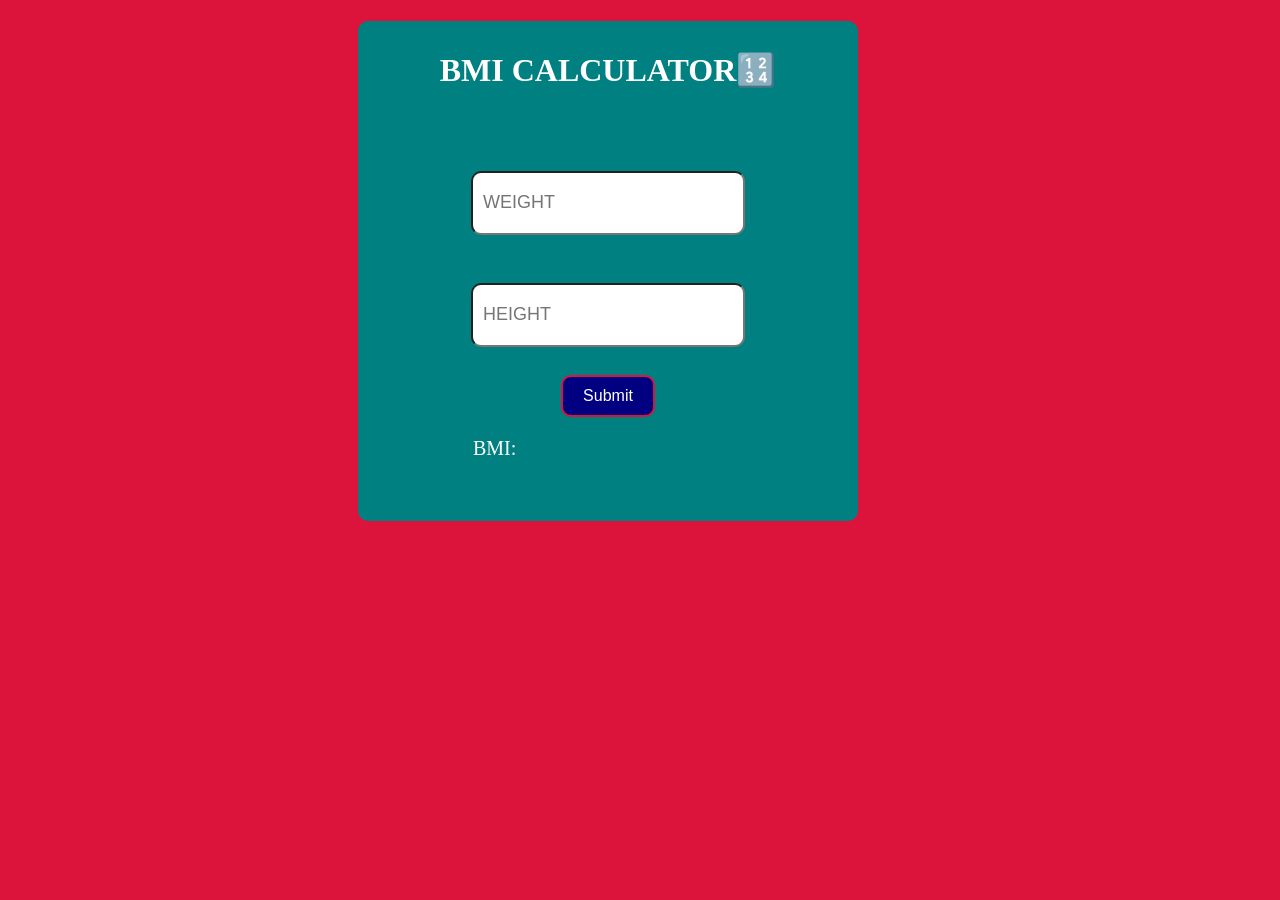
<file: BMI/index.html>
<!DOCTYPE html>
<html lang="en">
<head>
    <meta charset="UTF-8">
    <meta name="viewport" content="width=device-width, initial-scale=1.0">
    <title>BMI</title>
    <link rel="stylesheet" href="bmi.css">
</head>





<body bgcolor="crimson">

    <div class="wrapper">
        <center>
        <div class="first-text">
        <h1>
            BMI CALCULATOR🔢
        </h1>
    </div>
    
        <div class="INPUT">
             <input type="text"  id="weight" placeholder="WEIGHT"><br><br>
             <input type="text" name="height" id="height"  placeholder="HEIGHT"><br><br>
             <input type="button" value="Submit" id="submi" onclick="getbmi(document.getElementById('weight').value,document.getElementById('height').value)">
        </div>
    </center>
    <p id="resprev">BMI: <span id="displaybmi"></span></p>
    </div>
    <script src="bmi.js"></script>
</body>
</html>
</file>
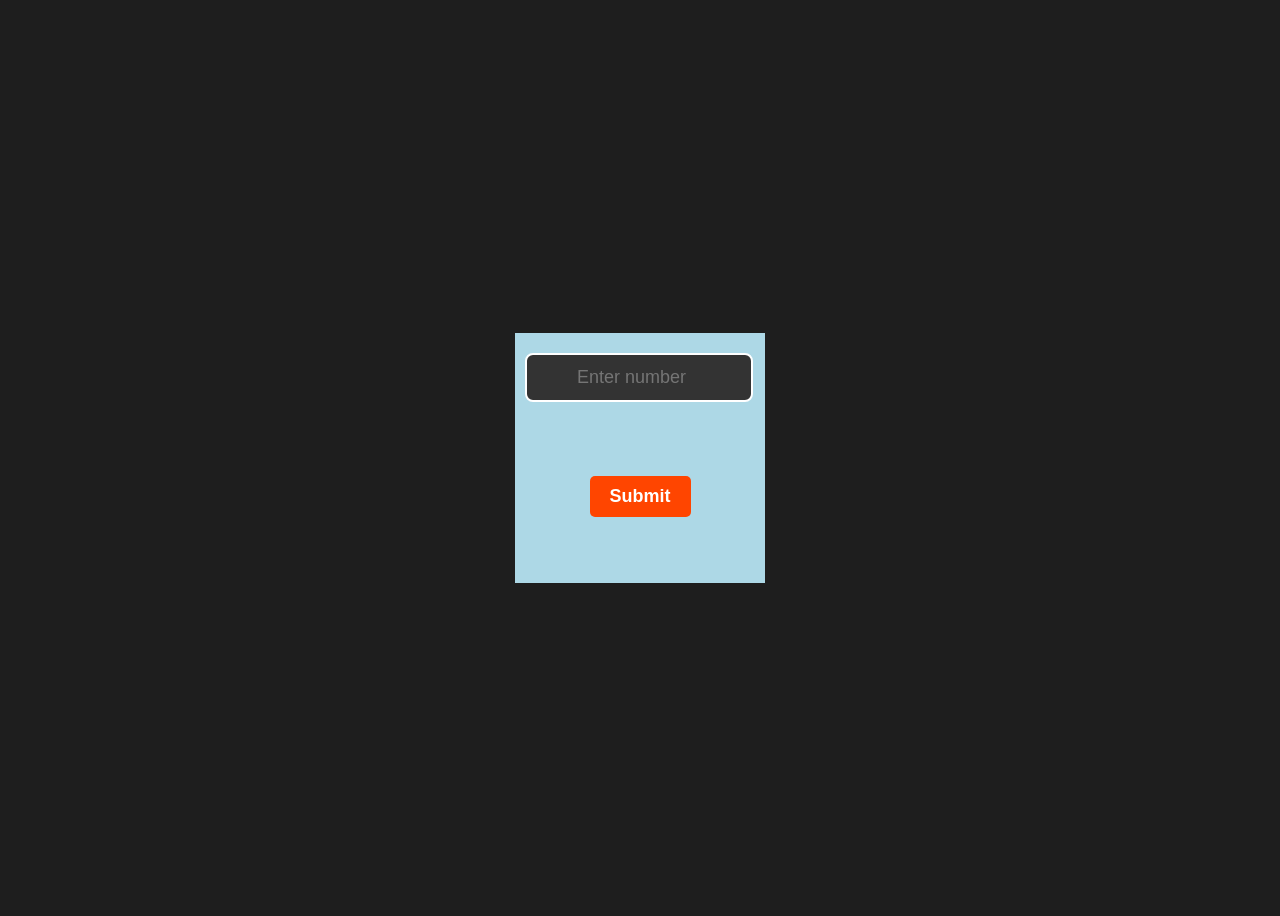
<file: Guess the Number Game/index.html>
<!DOCTYPE html>
<html lang="en">
<head>
    <meta charset="UTF-8">
    <meta name="viewport" content="width=device-width, initial-scale=1.0">
    <title>GUESS  NUMBER</title>
    <link rel="stylesheet" href="guess.css">
</head>
<body>
    <div class="wrapper">
    <div class="textbox">
        <input type="number" id="num" placeholder="Enter number">
    </div>  <br><br><br>
    <div class="submitbtn">
        <input type="button" value="Submit" onclick="playGame(document.getElementById('num').value)">
    </div>  
    <p id="textcontent"></p>
</div>
    <script src="guess.js"></script>
</body>
</html>
</file>
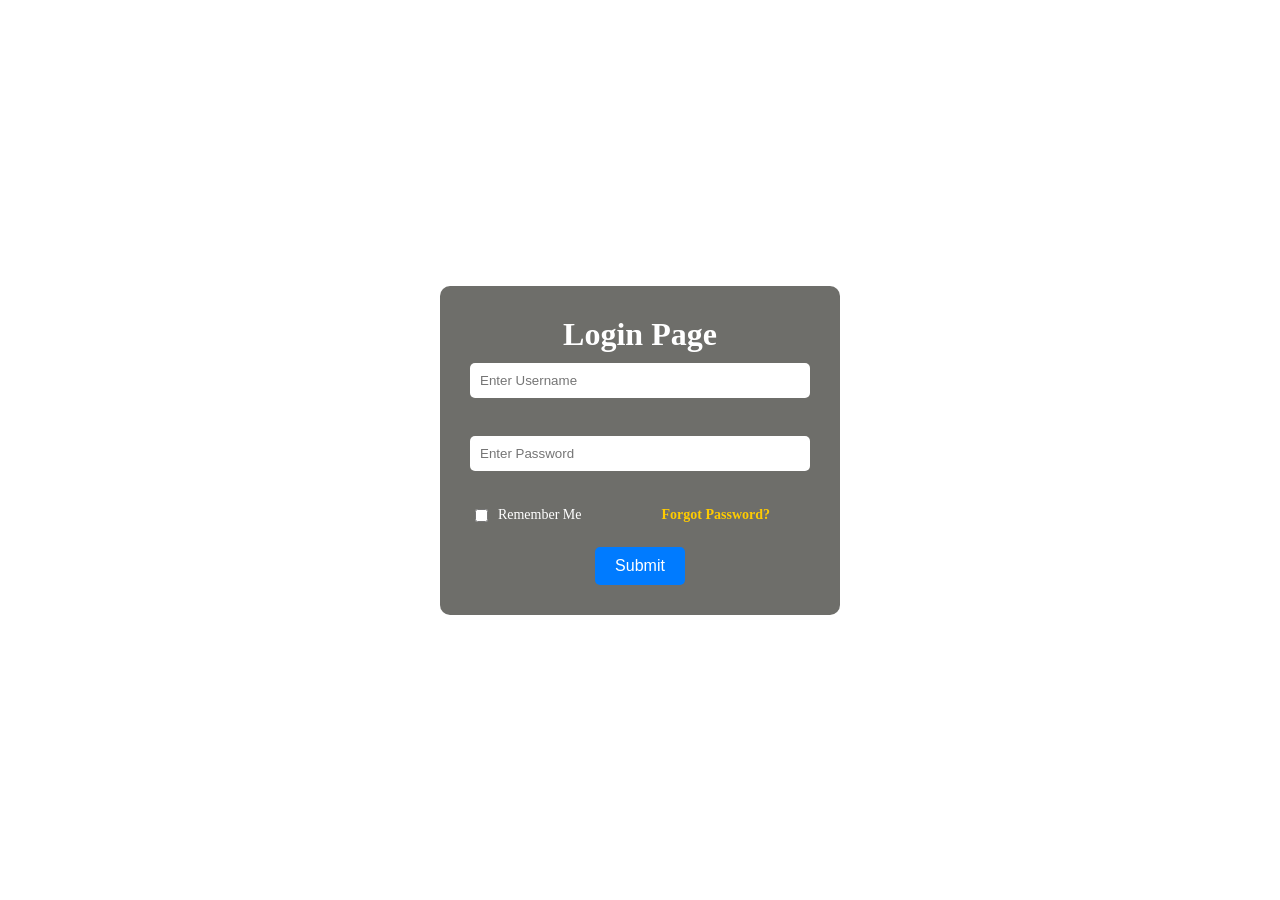
<file: LOGINPAGE/index.html>
<!DOCTYPE html>
<html lang="en">
<head>
    <meta charset="UTF-8">
    <meta name="viewport" content="width=device-width, initial-scale=1.0">
    <title>Login Page</title>
    <link rel="stylesheet" href="login.css">
</head>
<body>
    <div class="background-container">
        <div class="wrapper">
            <h1>Login Page</h1>
            <div class="input-fields">
                <input type="text" name="username" id="uname" placeholder="Enter Username"><br><br>
                <input type="password" name="password" id="upass" placeholder="Enter Password"><br><br>

                <div class="options">
                    <input type="checkbox" id="remember-me">
                    <label for="remember-me" class="remember">Remember Me</label>
                    <a href="#" class="forgot-password">Forgot Password?</a>
                </div>

                <button type="submit">Submit</button>
            </div>
        </div>
    </div>
</body>
</html>
</file>
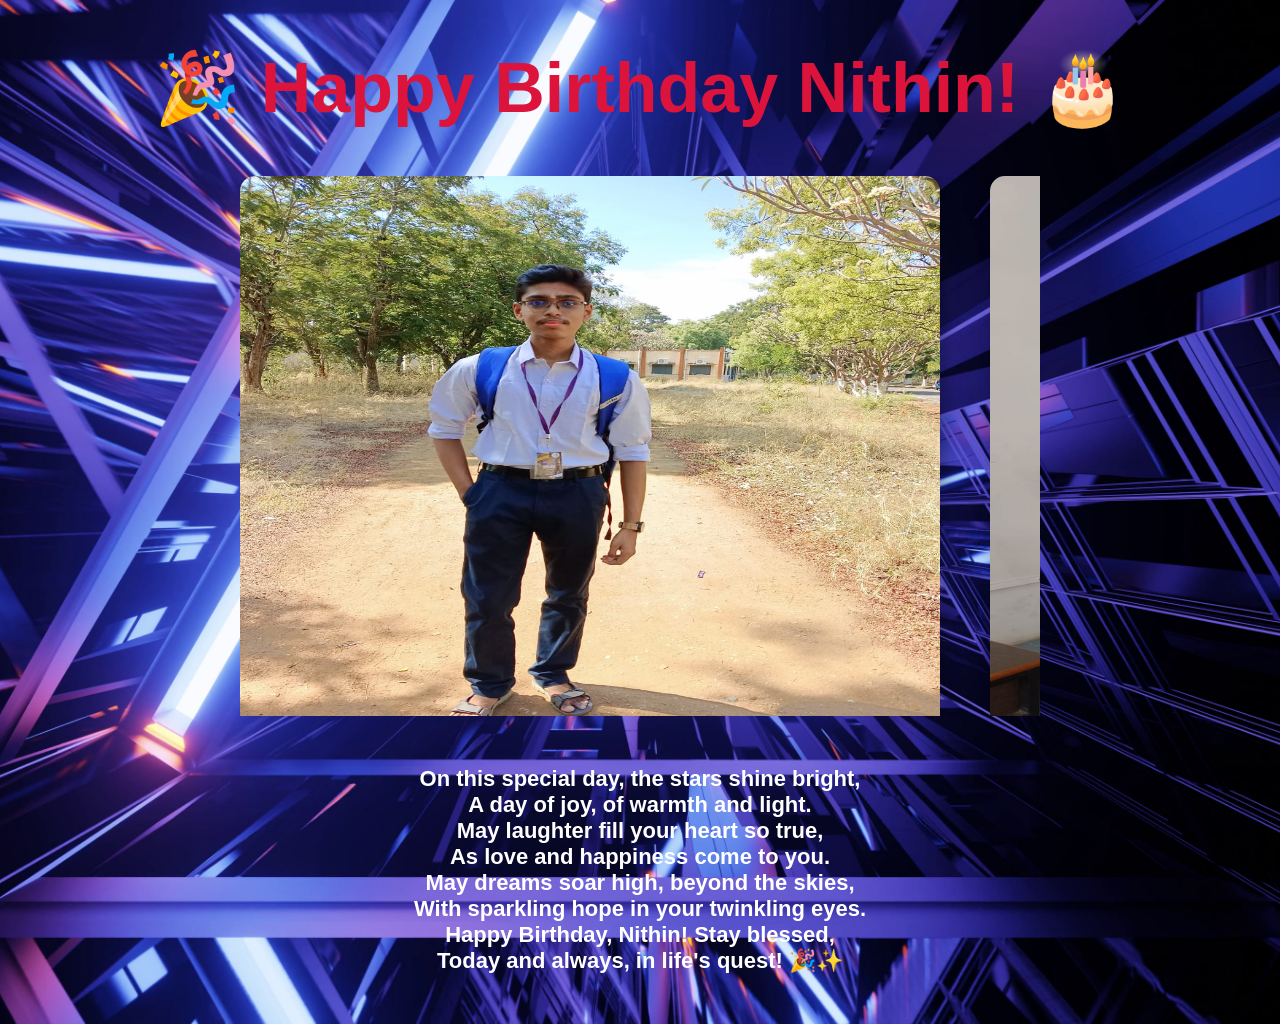
<file: WishingNitin/index.html>
<!DOCTYPE html>
<html lang="en">
<head>
    <meta charset="UTF-8">
    <meta name="viewport" content="width=device-width, initial-scale=1.0">
    <title>Happy Birthday Nithin</title>
    <style>
        body {
            font-family: Arial, sans-serif;
            text-align: center;
            background-color: #f8e8a6;
            background-image: url('3dimage.jpg'); 
            background-size: cover;
            background-position: center;
            background-repeat: no-repeat;
        }
        .gallery-container {
            position: relative;
            width: 90%;
            max-width: 800px;
            height: 60vh;
            margin: auto;
            overflow: hidden;
        }
        .gallery {
            display: flex;
            width: 5000px;
            animation: rotate 20s infinite ease-in-out;
        }
        .gallery img {
            width: 90%;
            max-width: 700px;
            height: 90%;
            max-height: 600px; 
            margin-right: 50px;
            border-radius: 15px;
            box-shadow: 5px 5px 15px rgba(0, 0, 0, 0.3);
        }
        @keyframes rotate {
            0%, 100% { transform: translateX(0); }
            20% { transform: translateX(-800px); }
            40% { transform: translateX(-1600px); }
            60% { transform: translateX(-2400px); }
            80% { transform: translateX(-3200px); }
        }

       
        .birthday-poem {
            font-size: 22px;
            font-weight: bold;
            color:white;
            padding: 20px;
            margin-top: 30px;
            display: inline-block;
            transition: all 0.3s ease-in-out;
        }

        
        .birthday-poem:hover {
            color:lightblue;
            text-shadow: 0px 0px 10px rgba(255, 0, 150, 0.8);
            transform: scale(1.05);
        }
        h1{
            color:crimson;
            font-size:70px;
        }
    </style>
</head>
<body>
    <h1>🎉 Happy Birthday Nithin! 🎂</h1>
    <div class="gallery-container">
        <div class="gallery">
            <img src="image1.jpg" alt="Birthday Wish 1">
            <img src="image2.jpg" alt="Birthday Wish 2">
            <img src="image3.jpg" alt="Birthday Wish 3">
            <img src="image4.jpg" alt="Birthday Wish 4">
            <img src="image5.jpg" alt="Birthday Wish 5">
        </div>
    </div>

    
    <p class="birthday-poem">
        On this special day, the stars shine bright, <br>
        A day of joy, of warmth and light. <br>
        May laughter fill your heart so true, <br>
        As love and happiness come to you. <br>
        May dreams soar high, beyond the skies, <br>
        With sparkling hope in your twinkling eyes. <br>
        Happy Birthday, Nithin! Stay blessed, <br>
        Today and always, in life's quest! 🎉✨ <br>
    </p>

</body>
</html>
</file>
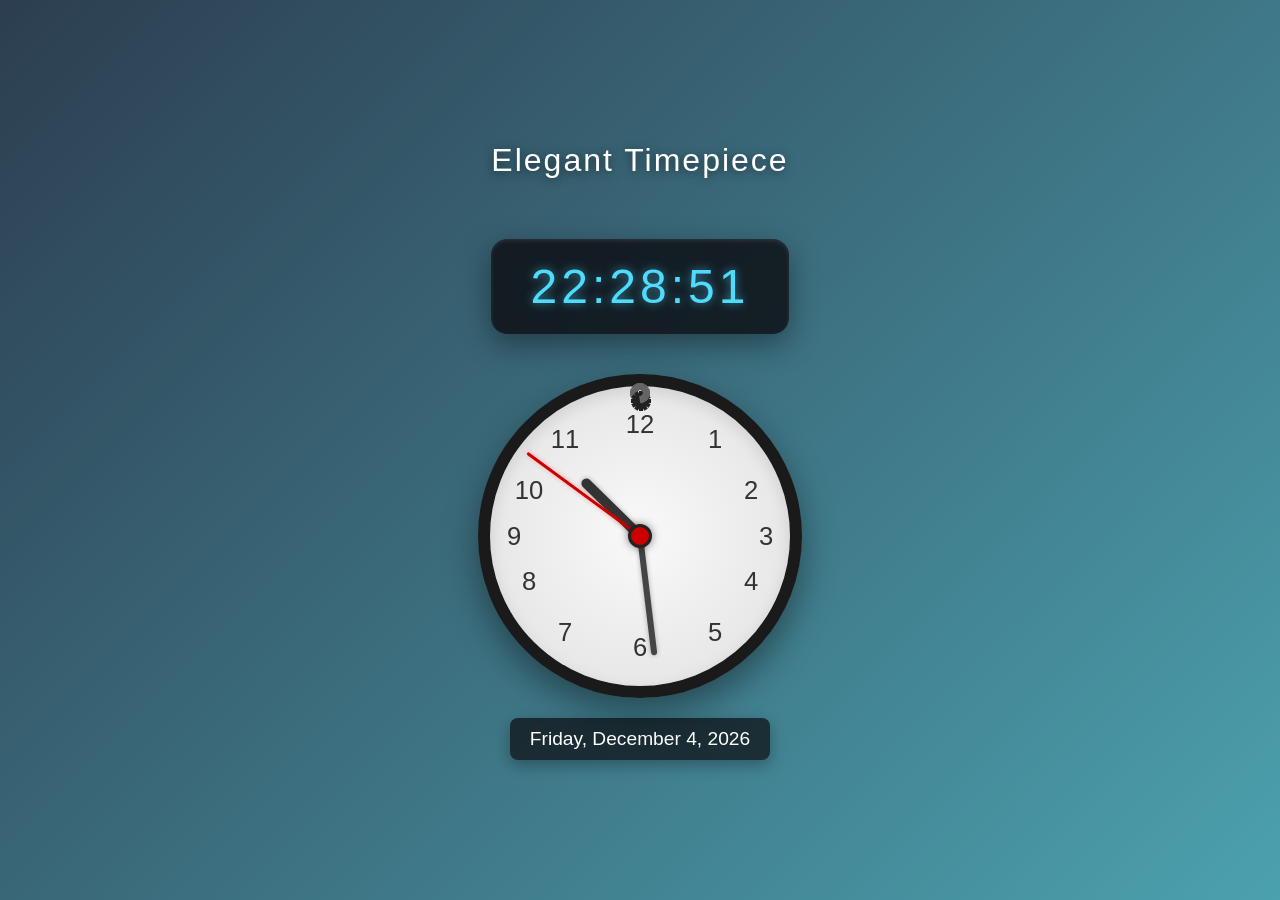
<file: clocksfrontend/clock.html>
<!DOCTYPE html>
<html>
<head>
  <title>Elegant Analog & Digital Clock</title>
  <style>
    body {
      margin: 0;
      padding: 0;
      min-height: 100vh;
      font-family: 'Montserrat', 'Segoe UI', sans-serif;
      background: linear-gradient(135deg, #2c3e50, #4ca1af);
      display: flex;
      flex-direction: column;
      align-items: center;
      justify-content: center;
      gap: 50px;
      overflow: hidden;
    }

    .container {
      display: flex;
      flex-direction: column;
      align-items: center;
      gap: 40px;
      padding: 20px;
    }

    .digital-clock {
      font-size: 3rem;
      font-weight: 300;
      background-color: rgba(10, 10, 15, 0.8);
      color: #4edbfd;
      padding: 20px 40px;
      border-radius: 16px;
      box-shadow: 0 10px 30px rgba(0, 0, 0, 0.4), 
                  inset 0 2px 4px rgba(255, 255, 255, 0.1);
      letter-spacing: 4px;
      text-shadow: 0 0 10px rgba(78, 219, 253, 0.6);
      transition: all 0.3s ease;
    }

    .analog-clock {
      width: 300px;
      height: 300px;
      border: 12px solid #1a1a1a;
      border-radius: 50%;
      background: radial-gradient(circle, #f9f9f9, #e0e0e0);
      position: relative;
      box-shadow: 0 15px 35px rgba(0, 0, 0, 0.4),
                  inset 0 5px 15px rgba(0, 0, 0, 0.1);
      transition: transform 0.5s ease;
    }
    
    .analog-clock:hover {
      transform: scale(1.05);
    }

    .center {
      position: absolute;
      top: 50%;
      left: 50%;
      width: 18px;
      height: 18px;
      background-color: #cc0000;
      border: 3px solid #222;
      border-radius: 50%;
      transform: translate(-50%, -50%);
      z-index: 10;
      box-shadow: 0 0 8px rgba(0, 0, 0, 0.5);
    }

    .hour-hand,
    .minute-hand,
    .second-hand {
      position: absolute;
      transform-origin: bottom center;
      border-radius: 10px;
      transition: transform 0.5s cubic-bezier(0.4, 2.1, 0.3, 1);
    }

    .hour-hand {
      width: 10px;
      height: 80px;
      top: 50%;
      left: 50%;
      background-color: #333;
      transform: translate(-50%, -100%) rotate(0deg);
      z-index: 7;
      box-shadow: 0 0 5px rgba(0, 0, 0, 0.3);
    }

    .minute-hand {
      width: 6px;
      height: 120px;
      top: 50%;
      left: 50%;
      background-color: #444;
      transform: translate(-50%, -100%) rotate(0deg);
      z-index: 8;
      box-shadow: 0 0 5px rgba(0, 0, 0, 0.3);
    }

    .second-hand {
      width: 3px;
      height: 140px;
      top: 50%;
      left: 50%;
      background-color: #cc0000;
      transform: translate(-50%, -100%) rotate(0deg);
      z-index: 9;
      box-shadow: 0 0 5px rgba(255, 0, 0, 0.3);
    }

    .tick {
      position: absolute;
      width: 100%;
      height: 100%;
      left: 0;
      top: 0;
    }

    .tick span {
      position: absolute;
      width: 2px;
      background-color: #444;
      transform-origin: center bottom;
      left: 50%;
      margin-left: -1px;
    }

    .tick span.hour-tick {
      height: 15px;
      top: 0;
      width: 4px;
      background-color: #222;
    }

    .tick span.minute-tick {
      height: 7px;
      top: 0;
      background-color: #666;
    }

    .number {
      position: absolute;
      width: 100%;
      height: 100%;
      font-size: 1.6rem;
      font-weight: 500;
      color: #333;
    }

    .number span {
      position: absolute;
      transform-origin: center;
    }

    .number span:nth-child(1) { top: 8%; left: 50%; transform: translate(-50%, 0); }
    .number span:nth-child(2) { top: 13%; left: 75%; transform: translate(-50%, 0); }
    .number span:nth-child(3) { top: 30%; left: 87%; transform: translate(-50%, 0); }
    .number span:nth-child(4) { top: 50%; left: 92%; transform: translate(-50%, -50%); }
    .number span:nth-child(5) { top: 70%; left: 87%; transform: translate(-50%, -100%); }
    .number span:nth-child(6) { top: 87%; left: 75%; transform: translate(-50%, -100%); }
    .number span:nth-child(7) { top: 92%; left: 50%; transform: translate(-50%, -100%); }
    .number span:nth-child(8) { top: 87%; left: 25%; transform: translate(-50%, -100%); }
    .number span:nth-child(9) { top: 70%; left: 13%; transform: translate(-50%, -100%); }
    .number span:nth-child(10) { top: 50%; left: 8%; transform: translate(-50%, -50%); }
    .number span:nth-child(11) { top: 30%; left: 13%; transform: translate(-50%, 0); }
    .number span:nth-child(12) { top: 13%; left: 25%; transform: translate(-50%, 0); }

    .date-display {
      font-size: 1.2rem;
      background-color: rgba(10, 10, 15, 0.7);
      color: #fff;
      padding: 10px 20px;
      border-radius: 8px;
      margin-top: -20px;
      box-shadow: 0 5px 15px rgba(0, 0, 0, 0.3);
    }

    .clock-title {
      font-size: 2rem;
      color: #fff;
      text-shadow: 0 2px 10px rgba(0, 0, 0, 0.5);
      margin-bottom: -10px;
      font-weight: 300;
      letter-spacing: 2px;
    }

    @media (max-width: 600px) {
      .analog-clock {
        width: 250px;
        height: 250px;
        border-width: 10px;
      }
      .digital-clock {
        font-size: 2.5rem;
        padding: 15px 30px;
      }
      .clock-title {
        font-size: 1.8rem;
      }
    }
  </style>
</head>
<body>
  <h1 class="clock-title">Elegant Timepiece</h1>

  <div class="container">
    <div class="digital-clock"></div>
    
    <div class="analog-clock">
      <div class="tick" id="ticks"></div>
      <div class="number">
        <span>12</span><span>1</span><span>2</span><span>3</span><span>4</span><span>5</span>
        <span>6</span><span>7</span><span>8</span><span>9</span><span>10</span><span>11</span>
      </div>
      <div class="center"></div>
      <div class="hour-hand"></div>
      <div class="minute-hand"></div>
      <div class="second-hand"></div>
    </div>
    
    <div class="date-display"></div>
  </div>

  <script>
    const digitalClock = document.querySelector('.digital-clock');
    const dateDisplay = document.querySelector('.date-display');
    const hourHand = document.querySelector('.hour-hand');
    const minuteHand = document.querySelector('.minute-hand');
    const secondHand = document.querySelector('.second-hand');
    
   
    const ticksContainer = document.getElementById('ticks');
    for (let i = 0; i < 60; i++) {
      const tick = document.createElement('span');
      const isHourTick = i % 5 === 0;
      
      tick.className = isHourTick ? 'hour-tick' : 'minute-tick';
      tick.style.transform = `rotate(${i * 6}deg) translateY(10px)`;
      
      ticksContainer.appendChild(tick);
    }

    function updateClock() {
      const now = new Date();
      const h = now.getHours();
      const m = now.getMinutes();
      const s = now.getSeconds();
      const ms = now.getMilliseconds();
      
      
      digitalClock.textContent = `${String(h).padStart(2, '0')}:${String(m).padStart(2, '0')}:${String(s).padStart(2, '0')}`;
      
      // Date display
      const options = { weekday: 'long', year: 'numeric', month: 'long', day: 'numeric' };
      dateDisplay.textContent = now.toLocaleDateString(undefined, options);
      
      // Smooth hand movement
      const hourDegrees = (h % 12) * 30 + m * 0.5 + s * 0.008;
      const minuteDegrees = m * 6 + s * 0.1 + ms * 0.0001;
      const secondDegrees = s * 6 + ms * 0.006;
      
      hourHand.style.transform = `translate(-50%, -100%) rotate(${hourDegrees}deg)`;
      minuteHand.style.transform = `translate(-50%, -100%) rotate(${minuteDegrees}deg)`;
      secondHand.style.transform = `translate(-50%, -100%) rotate(${secondDegrees}deg)`;
    }


    updateClock();
    
    
    setInterval(updateClock, 50);
    
    
    document.querySelector('.analog-clock').addEventListener('mousemove', function(e) {
      const rect = this.getBoundingClientRect();
      const x = e.clientX - rect.left - rect.width / 2;
      const y = e.clientY - rect.top - rect.height / 2;
      
      this.style.transform = `scale(1.02) rotateX(${y * 0.01}deg) rotateY(${-x * 0.01}deg)`;
    });
    
    document.querySelector('.analog-clock').addEventListener('mouseleave', function() {
      this.style.transform = 'scale(1) rotateX(0) rotateY(0)';
    });
  </script>
</body>
</html>
</file>
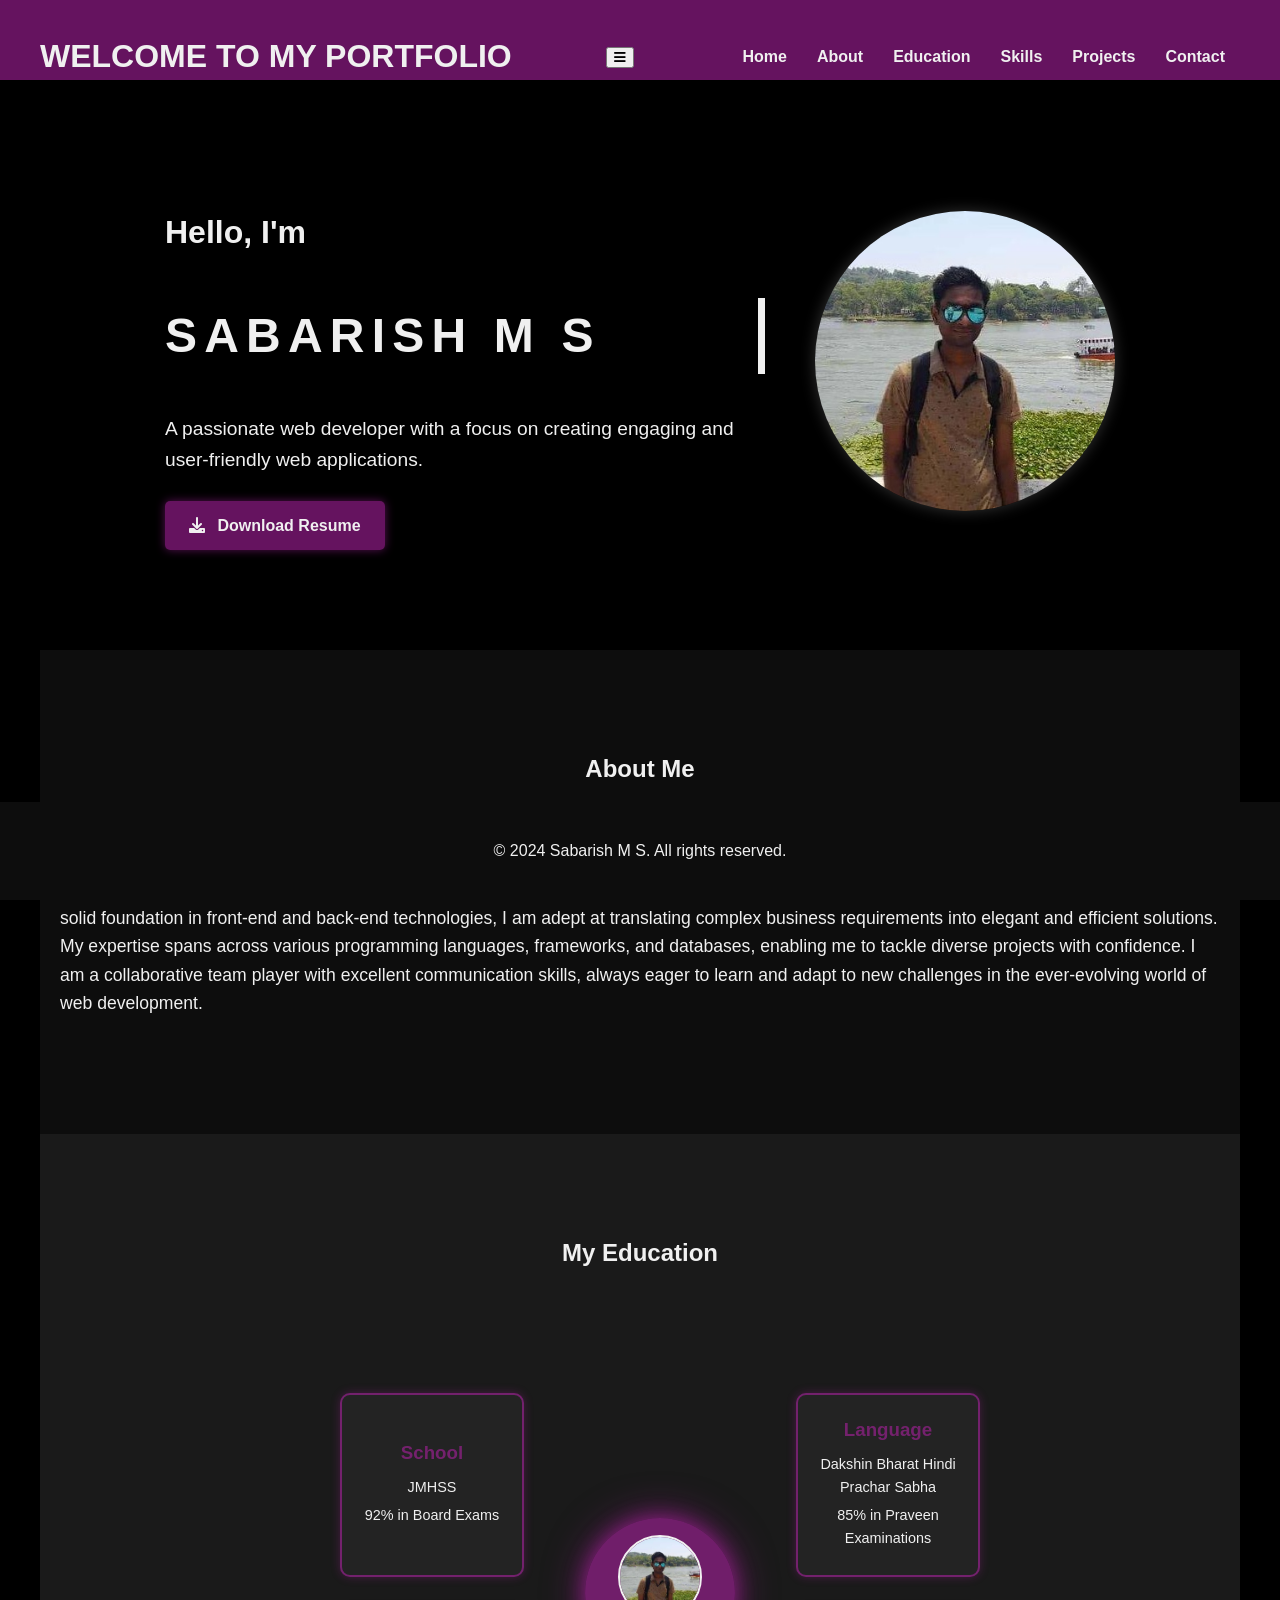
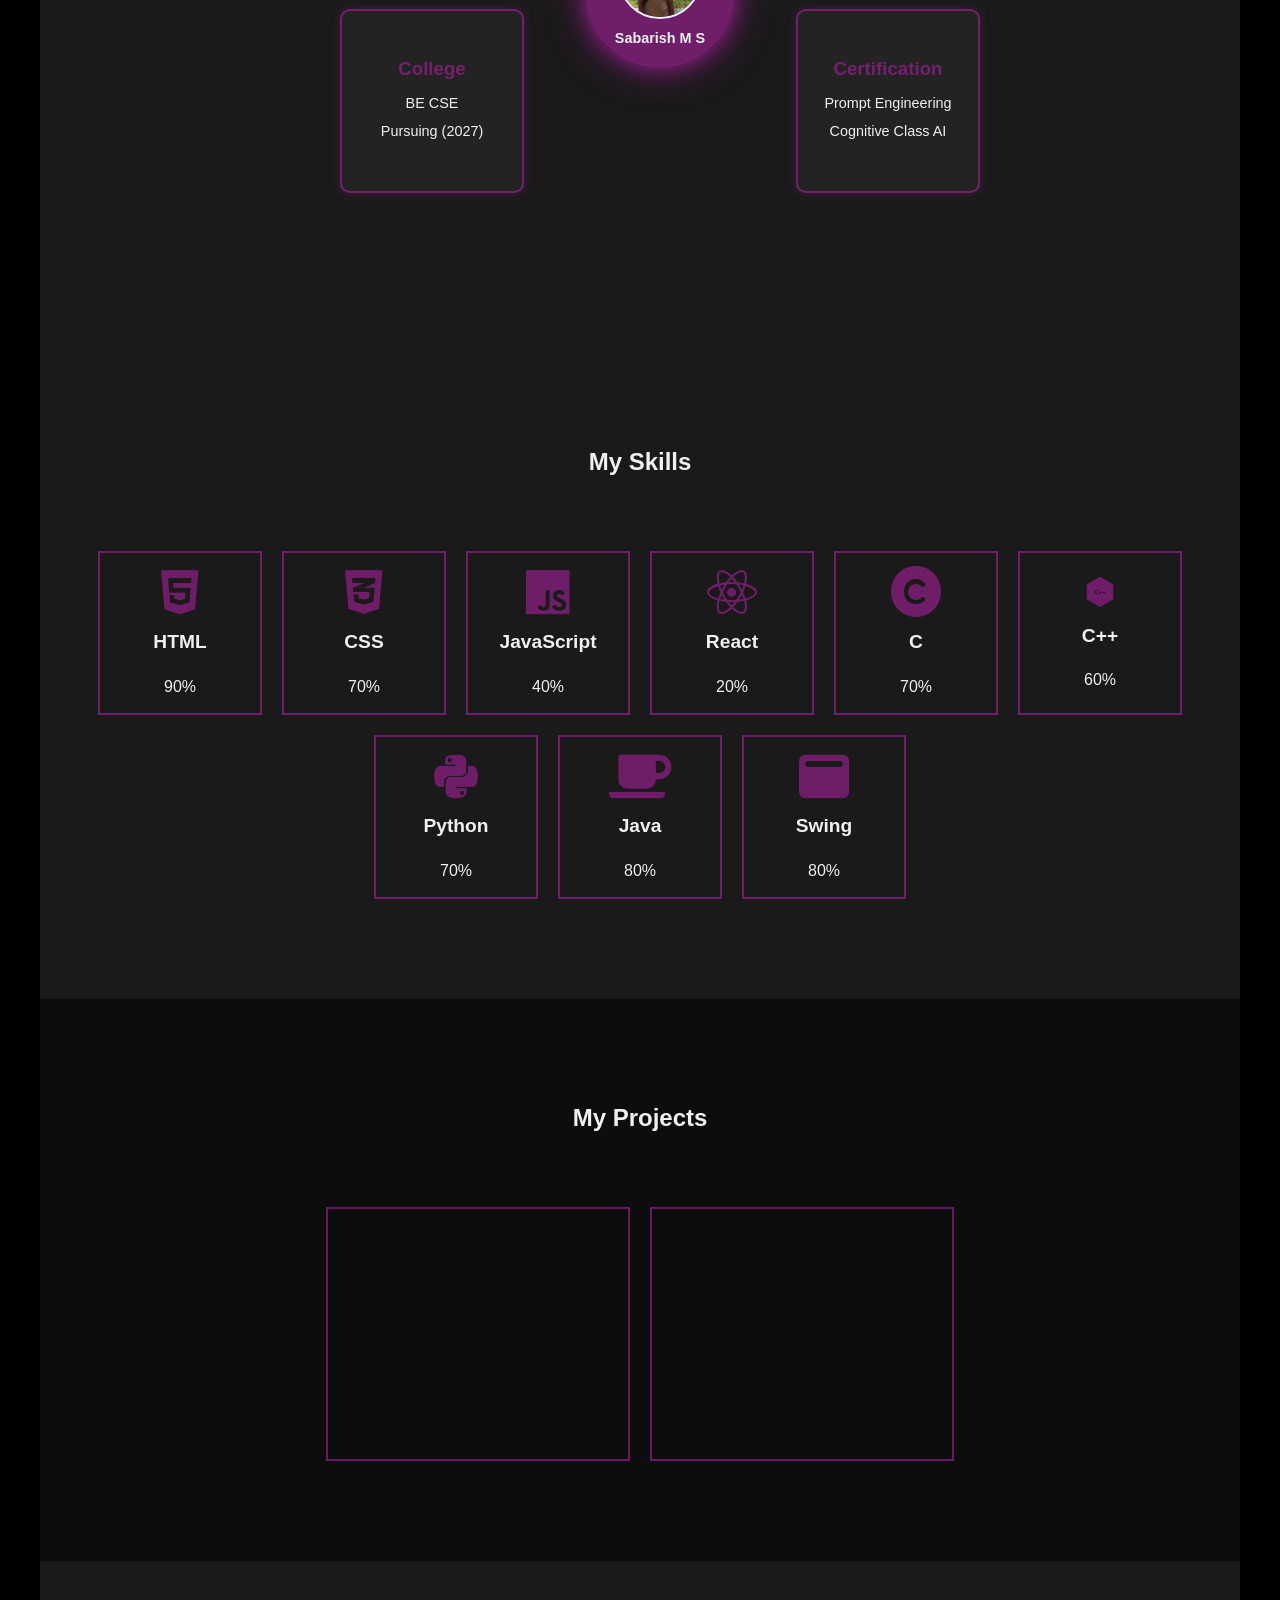
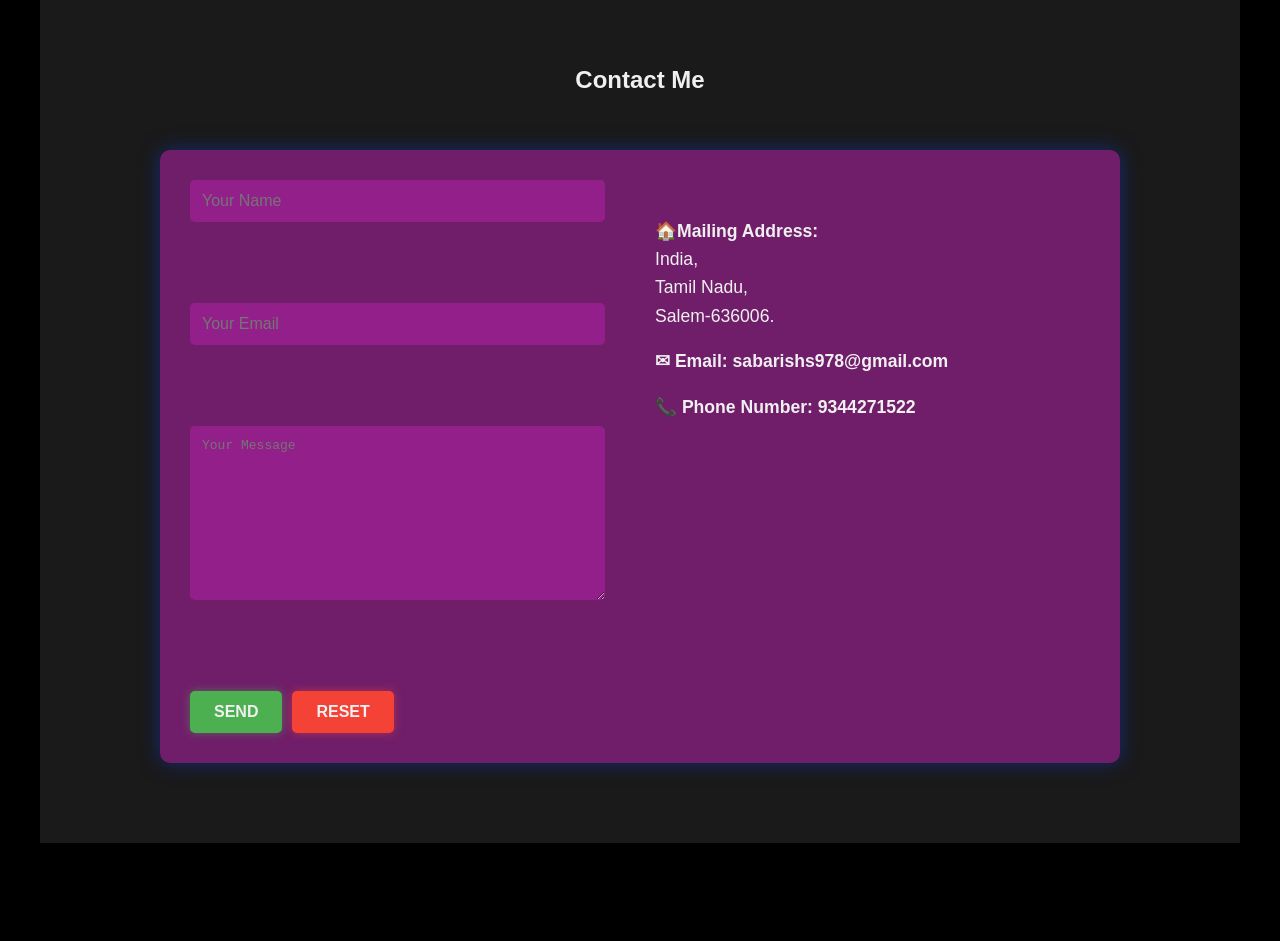
<file: myportfolio/portfolio.html>
<!DOCTYPE html>
<html lang="en">

<head>
    <meta charset="UTF-8">
    <meta name="viewport" content="width=device-width, initial-scale=1.0">
    <title>Sabarish M S - Portfolio</title>
    <meta name="description" content="Portfolio of Sabarish M S, a web developer.">
    <meta name="keywords" content="web developer, portfolio, HTML, CSS, JavaScript, React, C++, Python">
    <link rel="stylesheet" href="portfolio.css">
    <link rel="stylesheet" href="https://cdnjs.cloudflare.com/ajax/libs/font-awesome/6.0.0/css/all.min.css">
    <link rel="icon" type="image/x-icon" href="fronticon.ico">
    <meta name="viewport" content="width=device-width, initial-scale=1.0, viewport-fit=cover">
</head>

<body>

    <header class="header">
        <div class="header-content">
            <h1>WELCOME TO MY PORTFOLIO</h1>
            <button class="hamburger-menu">
                <i class="fa fa-bars"></i>
            </button>
            <div class="mobile-nav">
                <nav class="navigation">
                    <ul class="nav-list">
                        <li><a href="#home">Home</a></li>
                        <li><a href="#about">About</a></li>
                        <li><a href="#education">Education</a></li>
                        <li><a href="#skills">Skills</a></li>
                        <li><a href="#projects">Projects</a></li>
                        <li><a href="#contact">Contact</a></li>
                    </ul>
                </nav>
            </div>
        </div>
    </header>

    <main class="main-content">
        <section id="home" class="home">
            <div class="home-text">
                <h2>Hello, I'm</h2>
                <h1 id="name">SABARISH M S</h1>
                <p>A passionate web developer with a focus on creating engaging and user-friendly web applications.</p>
                <div class="resume-download">
                    <a href="resume.pdf" download class="download-btn">
                        <i class="fas fa-download"></i> Download Resume
                    </a>
                </div>
            </div>
            <div class="home-image">
                <img src="./myimage.jpg" alt="Sabarish M S">
            </div>
        </section>

        <section id="about" class="about">
            <div class="section-title">
                <h1>About Me</h1>
            </div>
            <div class="about-content">
                <p>
                    &nbsp;&nbsp;&nbsp;&nbsp;&nbsp;I am a highly motivated and results-driven web developer with a strong passion for creating innovative
                    and user-friendly web applications. With a solid foundation in front-end and back-end technologies, I
                    am adept at translating complex business requirements into elegant and efficient solutions. My expertise
                    spans across various programming languages, frameworks, and databases, enabling me to tackle diverse
                    projects with confidence. I am a collaborative team player with excellent communication skills, always
                    eager to learn and adapt to new challenges in the ever-evolving world of web development.
                </p>
            </div>
        </section>

        <section id="education" class="education">
            <div class="section-title">
                <h1>My Education</h1>
            </div>
            <div class="mind-map-container">
                <div class="mind-map">
                    <div class="center-node">
                        <img src="./myimage.jpg" alt="Sabarish M S">
                        <span>Sabarish M S</span>
                    </div>
                    <div class="outer-nodes">
                        <div class="node node-1">
                            <div class="node-content">
                                <h3>School</h3>
                                <p>JMHSS</p>
                                <p>92% in Board Exams</p>
                            </div>
                        </div>
                        <div class="node node-2">
                            <div class="node-content">
                                <h3>Language</h3>
                                <p>Dakshin Bharat Hindi Prachar Sabha</p>
                                <p>85% in Praveen Examinations</p>
                            </div>
                        </div>
                        <div class="node node-3">
                            <div class="node-content">
                                <h3>College</h3>
                                <p>BE CSE</p>
                                <p>Pursuing (2027)</p>
                            </div>
                        </div>
                        <div class="node node-4">
                            <div class="node-content">
                                <h3>Certification</h3>
                                <p>Prompt Engineering</p>
                                <p>Cognitive Class AI</p>
                            </div>
                        </div>
                    </div>
                </div>
            </div>
        </section>

        <section id="skills" class="skills">
            <div class="section-title">
                <h1>My Skills</h1>
            </div>
            <div class="skills-container">
                <div class="skill-box" data-proficiency="90%">
                    <i class="fa-brands fa-html5"></i>
                    <h2>HTML</h2>
                </div>
                <div class="skill-box" data-proficiency="70%">
                    <i class="fa-brands fa-css3-alt"></i>
                    <h2>CSS</h2>
                </div>
                <div class="skill-box" data-proficiency="40%">
                    <i class="fa-brands fa-js"></i>
                    <h2>JavaScript</h2>
                </div>
                <div class="skill-box" data-proficiency="20%">
                    <i class="fa-brands fa-react"></i>
                    <h2>React</h2>
                </div>
                <div class="skill-box" data-proficiency="70%">
                    <i class="fa-solid fa-copyright"></i>
                    <h2>C</h2>
                </div>
                <div class="skill-box" data-proficiency="60%">
                    <svg width="80" height="80" viewBox="0 0 200 200" xmlns="http://www.w3.org/2000/svg">
                        <polygon points="100,20 170,60 170,140 100,180 30,140 30,60" fill=" #ae21a395" />
                        <text x="50%" y="50%" font-size="32" fill="black" font-weight="1500px" text-anchor="middle"
                            dominant-baseline="central">
                            C++
                        </text>
                    </svg>
                    <h2>C++</h2>
                </div>
                <div class="skill-box" data-proficiency="70%">
                    <i class="fa-brands fa-python"></i>
                    <h2>Python</h2>
                </div>
                <div class="skill-box" data-proficiency="80%">
                    <i class="fa-solid fa-coffee"></i>
                    <h2>Java</h2>
                </div>
                <div class="skill-box" data-proficiency="80%">
                    <i class="fa-solid fa-window-maximize"></i>
                    <h2>Swing</h2>
                </div>
            </div>
        </section>

        <section id="projects" class="projects">
            <div class="section-title">
                <h1>My Projects</h1>
            </div>
            <div class="projects-container">
                <div class="project-box">
                    <iframe src="https://my-site-sabarish.neocities.org/LOGINPAGE/first"></iframe>
                    <div class="project-info">
                        <h2>Login Form</h2>
                        <p>A simple login form with basic validation.</p>
                        <a href="https://my-site-sabarish.neocities.org/LOGINPAGE/first" target="_blank">View Project</a>
                    </div>
                </div>
                <div class="project-box">
                    <iframe src="https://lavender-austina-87.tiiny.site/"></iframe>
                    <div class="project-info">
                        <h2>Weather App</h2>
                        <p>A web application to display current weather information.</p>
                        <a href="https://lavender-austina-87.tiiny.site/" target="_blank">View Project</a>
                    </div>
                </div>
            </div>
        </section>

        <section id="contact" class="contact">
            <div class="section-title">
                <h1>Contact Me</h1>
            </div>
            <div class="contact-container">
                <div class="contact-form">
                    <form action="https://formsubmit.co/sabarishs978@gmail.com" method="POST">
                        <input type="hidden" name="_subject" value="New Message from Portfolio">
                        <input type="hidden" name="_captcha" value="false">
                        <input type="hidden" name="_template" value="box">
                        <input type="hidden" name="_next" value="thankyou.html">
                        <input type="hidden" name="_honey" style="display:none">
                        <input type="text" name="name" placeholder="Your Name" required><br><br>
                        <input type="email" name="email" placeholder="Your Email" required><br><br>
                        <textarea name="message" placeholder="Your Message" required></textarea><br><br>
                        <div class="buttons">
                            <button type="submit" class="send-button">SEND</button>
                            <button type="reset" class="reset-button">RESET</button>
                        </div>
                    </form>
                </div>
                <div class="contact-details">
                    <p><strong>🏠Mailing Address:<br></strong> India,<br> Tamil Nadu,<br> Salem-636006.</p>
                    <p><strong>✉ Email: <a href="mailto:sabarishs978@gmail.com">sabarishs978@gmail.com</a></strong></p>
                    <p><strong>📞 Phone Number: 9344271522</strong></p>
                </div>
            </div>
        </section>
    </main>

    <footer class="footer">
        <p>&copy; 2024 Sabarish M S. All rights reserved.</p>
    </footer>

    <script src="portfolio.js"></script>
</body>

</html>
</file>
<file: BMI/bmi.css>
.first-text h1{
    color:white;
    padding:30px;
    justify-content:center;
    display:flex;
}

.wrapper{
    background-color: #008080;
    height:500px;
    width:500px;
    border-radius:10px;
    margin-left:350px;
    
}
.INPUT #height, .INPUT #weight{
    border-radius: 10px;
    width: 250px;  
    height: 40px;  
    font-size: 18px;  
    padding: 10px; 
    margin-top:30px;
}

#submi{
   
    background-color:#000080; 
    border: 2px solid crimson;
    padding: 10px 20px;
    font-size: 16px;
    cursor: pointer;
    transition: box-shadow 0.3s ease-in-out;
    border-radius: 10px;
    margin-top:10px;
    color:white;
}
#submi:hover {
    box-shadow: 0px 0px 15px crimson; 
}
#resprev {
    font-size: 20px;
    padding-left: 115px;
    color: white;
}

#displaybmi {
    font-size: 20px;
    color: white;
}
</file>
<file: Guess the Number Game/guess.css>
body {
    background-color: #1e1e1e; 
    color: white; 
    font-family: 'Arial', sans-serif;
    display: flex;
    justify-content: center;
    align-items: center;
    height: 100vh;
    flex-direction: column;
}


.textbox input {
    padding: 12px;
    font-size: 18px;
    border: 2px solid white;
    border-radius: 8px;
    background-color: #333;
    color: white;
    text-align: center;
    outline: none;
    width: 200px;
    margin-top:20px;
    margin-left:10px;
}


.submitbtn {
    display: flex;
    justify-content: center;
    margin-top: 20px;
}


.submitbtn input {
    padding: 10px 20px;
    font-size: 18px;
    font-weight: bold;
    border: none;
    border-radius: 5px;
    cursor: pointer;
    background-color: #ff4500;
    color: white;
    transition: 0.3s ease-in-out;
}

.submitbtn input:hover {
    background-color: #ff6347;
}


p#textcontent {
    font-size: 20px;
    font-weight: bold;
    margin-top: 20px;
    text-align: center;
    color:black;
}
.wrapper{
    background:lightblue;
    height:250px;
    width:250px;
}
</file>
<file: LOGINPAGE/login.css>
* {
    margin: 0;
    padding: 0;
    box-sizing: border-box;
}


.background-container {
    background-image: url('https://thewowstyle.com/wp-content/uploads/2015/01/nature-wallpaper-27.jpg');
    background-size: cover;
    background-position: center;
    height: 100vh;
    display: flex;
    justify-content: center;
    align-items: center;
}


.wrapper {
    background-color: rgba(49, 49, 43, 0.7);
    padding: 30px;
    border-radius: 10px;
    text-align: center;
    color: white;
    width: 90%;
    max-width: 400px;
}


.input-fields input {
    width: 100%;
    padding: 10px;
    margin: 10px 0;
    border: none;
    border-radius: 5px;
}


.input-fields button {
    padding: 10px 20px;
    border: none;
    background-color: #007BFF;
    color: white;
    font-size: 16px;
    cursor: pointer;
    border-radius: 5px;
}

.input-fields button:hover {
    background-color: #0056b3;
}


.options {
    display: flex;
    justify-content: space-between;
    align-items: center;
    width: 100%;
    max-width: 300px;
    margin-bottom: 15px;
    font-size: 14px;
}
.remember{
    margin-right:80px;
}

.options label {
    white-space: nowrap;
}


.options input[type="checkbox"] {
    vertical-align: middle;
    margin-right: 5px;
}


.forgot-password {
    color: #ffcc00;
    text-decoration: none;
    font-weight: bold;
    white-space: nowrap;
}

.forgot-password:hover {
    text-decoration: underline;
}


@media screen and (max-width: 768px) {
    .wrapper h1 {
        font-size: 20px;
    }

    .input-fields input,
    .input-fields button {
        font-size: 14px;
        padding: 8px;
    }

    .options {
        flex-direction: column;
        align-items: flex-start;
        font-size: 12px;
    }

    .forgot-password {
        margin-top: 10px;
    }
}


@media screen and (max-width: 480px) {
    .wrapper {
        padding: 15px;
    }

    .input-fields input,
    .input-fields button {
        font-size: 12px;
        padding: 6px;
    }

    .options {
        font-size: 11px;
    }

    .forgot-password {
        font-size: 12px;
    }
}


.input-fields button {
    touch-action: manipulation;
}
</file>
<file: myportfolio/portfolio.css>
:root {
    --primary-bg: #ae21a395;
    --accent-color: #A239CA;
    --text-color: #F0F0F0;
    --hover-color: #39FF14;
    --header-height: 80px;
}

html {
    scroll-behavior: smooth;
    scroll-padding-top: var(--header-height);
}

body {
    font-family: 'Segoe UI', Tahoma, Geneva, Verdana, sans-serif;
    background-color: black;
    color: var(--text-color);
    margin: 0;
    line-height: 1.6;
}

.header {
    background-color: var(--primary-bg);
    color: var(--text-color);
    position: fixed;
    top: 0;
    left: 0;
    width: 100%;
    z-index: 1000;
    box-shadow: 0 4px 6px rgba(0, 0, 0, 0.1);
    height: var(--header-height);
}

.header-content {
    display: flex;
    justify-content: space-between;
    align-items: center;
    max-width: 1200px;
    margin: 0 auto;
    padding: 10px 20px;
}

.navigation {
    padding: 10px 0;
}

.nav-list {
    display: flex;
    justify-content: center;
    list-style: none;
    padding: 0;
    margin: 0;
}

.nav-list li {
    margin: 0 15px;
}

.nav-list a {
    text-decoration: none;
    color: var(--text-color);
    font-weight: bold;
    transition: color 0.3s ease-in-out;
}

.nav-list a:hover {
    color: var(--hover-color);
}

.main-content {
    max-width: 1200px;
    margin: 0 auto;
    padding: var(--header-height) 20px 0;
}

section {
    padding: 80px 0;
}

.section-title {
    text-align: center;
    margin-bottom: 50px;
}

.home {
    display: flex;
    justify-content: center;
    align-items: center;
    gap: 50px;
    padding: 100px 20px;
}

.home-text {
    flex: 1;
    max-width: 600px;
}

.home h2 {
    font-size: 2em;
    color: var(--text-color);
    margin-bottom: 10px;
}

#name {
    font-size: 3em;
    font-weight: bold;
    color: var(--text-color);
    white-space: nowrap;
    overflow: hidden;
    border-right: .15em solid var(--text-color);
    letter-spacing: .15em;
    animation:
        typing-reset 5s steps(10, end) infinite,
        blink-caret .75s step-end infinite;
}

@keyframes typing-reset {
    0% {
        width: 0;
    }
    50% {
        width: 100%;
    }
    90% {
        width: 100%;
    }
    100% {
        width: 0;
    }
}

@keyframes blink-caret {
    from,
    to {
        border-color: transparent;
    }
    50% {
        border-color: var(--text-color);
    }
    89% {
        border-color: var(--text-color);
    }
    90.1% {
        border-color: black;
    }
}

.home p {
    font-size: 1.2em;
    color: var(--text-color);
}

.home-image {
    flex-shrink: 0;
}

.home img {
    width: 300px;
    height: 300px;
    border-radius: 50%;
    object-fit: cover;
    box-shadow: 0 0 15px rgba(255, 255, 255, 0.2);
    transition: all 0.3s ease-in-out;
}

.home img:hover {
    transform: scale(1.05);
    box-shadow: 0 0 50px var(--primary-bg), 0 0 50px var(--primary-bg);
}


.resume-download {
    margin-top: 25px;
}

.download-btn {
    display: inline-block;
    padding: 12px 24px;
    background-color: var(--primary-bg);
    color: var(--text-color);
    text-decoration: none;
    border-radius: 5px;
    font-weight: bold;
    transition: all 0.3s ease-in-out;
    box-shadow: 0 0 10px rgba(174, 33, 163, 0.5);
}

.download-btn:hover {
    background-color: var(--hover-color);
    color: #000;
    transform: translateY(-3px);
    box-shadow: 0 0 20px var(--primary-bg), 0 0 40px var(--primary-bg);
}

.download-btn i {
    margin-right: 8px;
}

.about {
    background-color: #0d0d0d;
}

.about-content {
    font-size: 1.1em;
    padding: 20px;
}


.education {
    background-color: #1a1a1a;
    padding: 80px 0;
}

.mind-map-container {
    display: flex;
    justify-content: center;
    align-items: center;
    width: 100%;
    height: 500px;
    padding: 20px;
}

.mind-map {
    position: relative;
    width: 100%;
    max-width: 800px;
    height: 100%;
    display: flex;
    justify-content: center;
    align-items: center;
}

.center-node {
    position: absolute;
    width: 150px;
    height: 150px;
    background-color: var(--primary-bg);
    border-radius: 50%;
    display: flex;
    flex-direction: column;
    justify-content: center;
    align-items: center;
    z-index: 10;
    box-shadow: 0 0 20px var(--primary-bg), 0 0 40px var(--primary-bg);
    transition: transform 0.3s ease-in-out;
}

.center-node:hover {
    transform: scale(1.1);
}

.center-node img {
    width: 80px;
    height: 80px;
    border-radius: 50%;
    object-fit: cover;
    border: 2px solid var(--text-color);
}

.center-node span {
    margin-top: 8px;
    font-weight: bold;
    text-align: center;
    font-size: 0.9em;
}

.outer-nodes {
    position: absolute;
    width: 100%;
    height: 100%;
}

.node {
    position: absolute;
    width: 180px;
    height: 180px;
    background-color: #232323;
    border: 2px solid var(--primary-bg);
    border-radius: 10px;
    display: flex;
    justify-content: center;
    align-items: center;
    transition: all 0.5s ease-in-out;
    box-shadow: 0 0 10px rgba(174, 33, 163, 0.3);
    cursor: pointer;
    transform-origin: center center;
}

.node-content {
    padding: 15px;
    text-align: center;
}

.node-content h3 {
    margin-top: 0;
    margin-bottom: 8px;
    color: var(--primary-bg);
}

.node-content p {
    margin: 5px 0;
    font-size: 0.9em;
}

.node-1 {
    top: 10%;
    left: 10%;
}

.node-2 {
    top: 10%;
    right: 10%;
}

.node-3 {
    bottom: 10%;
    left: 10%;
}

.node-4 {
    bottom: 10%;
    right: 10%;
}

.node:hover {
    transform: scale(1.1) rotate(10deg);
    box-shadow: 0 0 20px var(--primary-bg), 0 0 40px var(--primary-bg);
    z-index: 5;
}

.skills {
    background-color: #1a1a1a;
}

.skills-container {
    display: flex;
    flex-wrap: wrap;
    justify-content: center;
    gap: 20px;
    padding: 20px;
}

.skill-box {
    border: 2px solid var(--primary-bg);
    padding: 20px;
    display: flex;
    flex-direction: column;
    align-items: center;
    justify-content: center;
    width: 120px;
    height: 120px;
    text-align: center;
    transition: transform 0.3s ease-in-out, box-shadow 0.3s ease-in-out, border 0.3s ease-in-out;
}

.skill-box:hover {
    transform: scale(1.1);
    border: 5px solid var(--primary-bg);
    box-shadow: 0 0 20px var(--primary-bg), 0 0 40px var(--primary-bg);
    cursor: pointer;
}

.skill-box i {
    font-size: 50px;
    color: var(--primary-bg);
    margin-bottom: 10px;
}

.skill-box svg {
    width: 50px;
    height: 50px;
    margin-bottom: 10px;
}

.skill-box h2 {
    font-size: 1.2em;
    margin-top: 0;
    color: var(--text-color);
}

.projects {
    background-color: #0d0d0d;
}

.projects-container {
    display: flex;
    flex-wrap: wrap;
    justify-content: center;
    gap: 20px;
    padding: 20px;
}

.project-box {
    border: 2px solid var(--primary-bg);
    width: 300px;
    height: 250px;
    overflow: hidden;
    position: relative;
    transition: transform 0.3s ease-in-out, box-shadow 0.3s ease-in-out, border 0.3s ease-in-out;
}

.project-box:hover {
    transform: scale(1.05);
    border: 5px solid var(--primary-bg);
    box-shadow: 0 0 20px var(--primary-bg), 0 0 40px var(--primary-bg);
}

.project-box iframe {
    width: 100%;
    height: 100%;
    border: none;
}

.project-info {
    position: absolute;
    bottom: 0;
    left: 0;
    width: 100%;
    background: rgba(17, 57, 201, 0.9);
    color: var(--text-color);
    padding: 15px;
    text-align: center;
    opacity: 0;
    transition: opacity 0.3s ease-in-out, transform 0.3s ease-in-out;
    transform: translateY(100%);
}

.project-box:hover .project-info {
    opacity: 1;
    transform: translateY(0);
}

.project-info h2 {
    font-size: 1.2em;
    margin-top: 0;
    margin-bottom: 5px;
}

.project-info p {
    font-size: 0.9em;
    margin-bottom: 10px;
}

.project-info a {
    display: inline-block;
    padding: 8px 15px;
    background-color: var(--accent-color);
    color: var(--text-color);
    text-decoration: none;
    border-radius: 5px;
    font-size: 0.9em;
    transition: background-color 0.3s ease-in-out;
}

.project-info a:hover {
    background-color: #8a2be2;
}

.contact {
    background-color: #1a1a1a;
    padding: 80px 20px;
}

.contact-container {
    display: flex;
    justify-content: space-between;
    align-items: flex-start;
    max-width: 900px;
    margin: 0 auto;
    gap: 30px;
    padding: 30px;
    border-radius: 10px;
    background-color: var(--primary-bg);
    box-shadow: 0 0 20px rgba(17, 57, 201, 0.5);
}

.contact-form {
    flex: 1;
}

.contact-form form {
    display: flex;
    flex-direction: column;
    gap: 15px;
}

.contact-form input[type="text"],
.contact-form input[type="email"],
.contact-form textarea {
    padding: 12px;
    border: burlywood;
    border-radius: 5px;
    background-color: #ae21a395;
    color: var(--text-color);
    font-size: 1em;
}

.contact-form textarea {
    resize: vertical;
    min-height: 150px;
}

.contact-form .buttons {
    display: flex;
    gap: 10px;
    margin-top: 10px;
}

.contact-form button {
    padding: 12px 24px;
    border: none;
    border-radius: 5px;
    font-size: 1em;
    font-weight: bold;
    cursor: pointer;
    transition: background-color 0.3s ease-in-out, box-shadow 0.3s ease-in-out;
}

.contact-form .send-button {
    background-color: #4CAF50;
    color: var(--text-color);
    box-shadow: 0 0 10px rgba(76, 175, 80, 0.5);
}

.contact-form .send-button:hover {
    background-color: #45a049;
    box-shadow: 0 0 15px rgba(76, 175, 80, 0.7);
}

.contact-form .reset-button {
    background-color: #f44336;
    color: var(--text-color);
    box-shadow: 0 0 10px rgba(244, 67, 54, 0.5);
}

.contact-form .reset-button:hover {
    background-color: #d32f2f;
    box-shadow: 0 0 15px rgba(244, 67, 54, 0.7);
}

.contact-details {
    flex: 1;
    color: var(--text-color);
    padding: 20px;
}

.contact-details p {
    margin-bottom: 15px;
    font-size: 1.1em;
}

.contact-details a {
    color: var(--text-color);
    text-decoration: none;
    font-weight: bold;
    transition: color 0.3s ease-in-out;
}

.contact-details a:hover {
    color: var(--hover-color);
}

.footer {
    background-color: #0d0d0d;
    color: var(--text-color);
    text-align: center;
    padding: 20px 0;
    position: sticky;
    bottom: 0;
    width: 100%;
    z-index: 100;
}


@media (max-width: 960px) {
    .home {
        flex-direction: column;
        text-align: center;
    }

    .home-image {
        order: -1;
        margin-bottom: 30px;
    }

    .contact-container {
        flex-direction: column;
        align-items: stretch;
    }

    .contact-details {
        margin-top: 30px;
    }
    
    .mind-map-container {
        height: 700px;
    }
    
    .outer-nodes {
        position: relative;
        display: flex;
        flex-direction: column;
        align-items: center;
        margin-top: 180px;
    }
    
    .node {
        position: relative;
        margin: 10px 0;
        top: auto;
        left: auto;
        right: auto;
        bottom: auto;
    }
}

@media (max-width: 768px) {
    .header-content {
        flex-direction: column;
        align-items: center;
        text-align: center;
        padding: 10px;
    }

    .navigation {
        margin-top: 10px;
    }

    .nav-list {
        flex-direction: column;
        align-items: center;
    }

    .nav-list li {
        margin: 10px 0;
    }

    .skills-container {
        grid-template-columns: repeat(auto-fit, minmax(100px, 1fr));
    }

    .project-box {
        width: 100%;
    }
    
    .node {
        width: 160px;
        height: 160px;
    }
}

@media (max-width: 576px) {
    .home h1 {
        font-size: 2.5em;
    }

    .home p {
        font-size: 1em;
    }

    .skill-box {
        width: 80px;
        height: 80px;
        padding: 10px;
    }

    .skill-box i,
    .skill-box svg {
        font-size: 30px;
        margin-bottom: 5px;
    }

    .skill-box h2 {
        font-size: 1em;
    }

    .contact-form .buttons {
        flex-direction: column;
    }

    .contact-form button {
        width: 100%;
    }
    
    .center-node {
        width: 120px;
        height: 120px;
    }
    
    .center-node img {
        width: 60px;
        height: 60px;
    }
    
    .node {
        width: 140px;
        height: 140px;
    }
    
    .node-content h3 {
        font-size: 1em;
    }
    
    .node-content p {
        font-size: 0.8em;
    }
}

@media (max-width: 768px) {
    .header-content {
        display: flex;
        justify-content: space-between;
        align-items: center;
        padding: 10px 20px;
        position: relative;
    }

    .hamburger-menu {
        display: block;
        background: none;
        border: none;
        color: var(--text-color);
        font-size: 1.5em;
        cursor: pointer;
        padding: 10px;
        z-index: 1001;
        position: absolute;
        top: 10px;
        right: 20px;
    }

    .navigation {
        display: none;
    }

    .mobile-nav {
        display: none;
        position: absolute;
        top: var(--header-height);
        left: 0;
        width: 100%;
        background-color: var(--primary-bg);
        box-shadow: 0 4px 6px rgba(0, 0, 0, 0.2);
        z-index: 1000;
    }

    .mobile-nav .navigation {
        display: block;
    }

    .mobile-nav .nav-list {
        flex-direction: column;
        align-items: stretch;
        padding: 0;
        margin: 0;
    }

    .mobile-nav .nav-list li {
        margin: 0;
        border-bottom: 1px solid rgba(255, 255, 255, 0.1);
    }
    
    .mobile-nav .nav-list li a {
        display: block;
        padding: 15px 20px;
    }
    
    .mobile-nav.active {
        display: block;
    }
    
    
    .node {
        transform-origin: center;
        transition: transform 0.5s ease-in-out, box-shadow 0.3s ease-in-out;
    }
    
    .node:hover {
        transform: rotate(10deg) scale(1.1);
    }
    
    
    @keyframes rotate {
        0% {
            transform: rotate(0deg);
        }
        100% {
            transform: rotate(360deg);
        }
    }
    
    .center-node:hover {
        animation: pulse 1.5s infinite;
    }
    
    @keyframes pulse {
        0% {
            box-shadow: 0 0 20px var(--primary-bg);
        }
        50% {
            box-shadow: 0 0 40px var(--primary-bg), 0 0 60px var(--primary-bg);
        }
        100% {
            box-shadow: 0 0 20px var(--primary-bg);
        }
    }
    
    
    .skill-box {
        position: relative;
        overflow: hidden;
    }
    
    .skill-box::after {
        content: attr(data-proficiency);
        position: absolute;
        bottom: 0;
        left: 0;
        width: 100%;
        text-align: center;
        padding: 5px 0;
        background-color: rgba(162, 57, 202, 0.7);
        transform: translateY(100%);
        transition: transform 0.3s ease-in-out;
        font-size: 0.8em;
        font-weight: bold;
    }
    
    .skill-box:hover::after {
        transform: translateY(0);
    }
    
    
    .download-btn {
        position: relative;
        overflow: hidden;
    }
    
    .download-btn::before {
        content: '';
        position: absolute;
        top: 0;
        left: -100%;
        width: 100%;
        height: 100%;
        background: linear-gradient(90deg, transparent, rgba(255, 255, 255, 0.2), transparent);
        transition: left 0.7s ease-in-out;
    }
    
    .download-btn:hover::before {
        left: 100%;
    }
    
    
    html {
        scroll-behavior: smooth;
        scroll-padding-top: calc(var(--header-height) + 20px);
    }
    
    
    .contact-form input[type="text"],
    .contact-form input[type="email"],
    .contact-form textarea {
        transition: all 0.3s ease-in-out;
        border: 2px solid transparent;
    }
    
    .contact-form input[type="text"]:focus,
    .contact-form input[type="email"]:focus,
    .contact-form textarea:focus {
        border: 2px solid var(--hover-color);
        box-shadow: 0 0 15px rgba(57, 255, 20, 0.3);
        outline: none;
    }
    
    
    .footer {
        position: relative;
        overflow: hidden;
    }
    
    .footer::before {
        content: '';
        position: absolute;
        top: 0;
        left: 0;
        width: 100%;
        height: 2px;
        background: linear-gradient(90deg, var(--primary-bg), var(--accent-color), var(--hover-color), var(--accent-color), var(--primary-bg));
        animation: footerGlow 3s linear infinite;
    }
    
    @keyframes footerGlow {
        0% {
            background-position: 0% 50%;
        }
        100% {
            background-position: 100% 50%;
        }
    }
    
    
    .social-icons {
        display: flex;
        justify-content: center;
        margin-top: 15px;
        gap: 15px;
    }
    
    .social-icons a {
        display: flex;
        justify-content: center;
        align-items: center;
        width: 40px;
        height: 40px;
        border-radius: 50%;
        background-color: var(--primary-bg);
        color: var(--text-color);
        transition: all 0.3s ease-in-out;
    }
    
    .social-icons a:hover {
        background-color: var(--hover-color);
        color: #000;
        transform: translateY(-5px);
    }
    
    
    #name {
        background: linear-gradient(90deg, var(--text-color), var(--hover-color), var(--text-color));
        background-size: 200% auto;
        background-clip: text;
        -webkit-background-clip: text;
        -webkit-text-fill-color: transparent;
        animation: textGradient 3s linear infinite;
    }
    
    @keyframes textGradient {
        0% {
            background-position: 0% 50%;
        }
        100% {
            background-position: 100% 50%;
        }
    }
    
    
    .mind-map {
        position: relative;
        width: 100%;
        max-width: 800px;
        height: 100%;
        perspective: 1000px;
    }
    
    .center-node, .node {
        backface-visibility: hidden;
    }
    
    .outer-nodes {
        transform-style: preserve-3d;
    }
    
    .node {
        position: absolute;
        transition: all 0.6s ease-in-out;
    }
    
    .node-1 {
        top: 10%;
        left: 10%;
        transform: rotate(-15deg);
    }
    
    .node-2 {
        top: 10%;
        right: 10%;
        transform: rotate(15deg);
    }
    
    .node-3 {
        bottom: 10%;
        left: 10%;
        transform: rotate(15deg);
    }
    
    .node-4 {
        bottom: 10%;
        right: 10%;
        transform: rotate(-15deg);
    }
    
    .node:hover {
        transform: scale(1.1) rotate(10deg);
        box-shadow: 0 0 30px var(--hover-color);
        z-index: 20;
    }
    
    
    .mind-map::before,
    .mind-map::after,
    .mind-map .outer-nodes::before,
    .mind-map .outer-nodes::after {
        content: '';
        position: absolute;
        top: 50%;
        left: 50%;
        width: 150px;
        height: 2px;
        background-color: var(--primary-bg);
        transform-origin: left center;
        z-index: 1;
    }
    
    .mind-map::before {
        transform: translate(-50%, -50%) rotate(-45deg);
    }
    
    .mind-map::after {
        transform: translate(-50%, -50%) rotate(45deg);
    }
    
    .mind-map .outer-nodes::before {
        transform: translate(-50%, -50%) rotate(135deg);
    }
    
    .mind-map .outer-nodes::after {
        transform: translate(-50%, -50%) rotate(-135deg);
    }
    
    
    .nav-list a {
        position: relative;
    }
    
    .nav-list a::after {
        content: '';
        position: absolute;
        bottom: -5px;
        left: 0;
        width: 0;
        height: 2px;
        background-color: var(--hover-color);
        transition: width 0.3s ease-in-out;
    }
    
    .nav-list a:hover::after {
        width: 100%;
    }
    
    
    .project-box, .skill-box, .download-btn, .node, .center-node {
        cursor: pointer;
    }
    
    
    * {
        transition: all 0.3s ease-in-out;
    }
    
    
    .section-title h1 {
        position: relative;
        display: inline-block;
    }
    
    .section-title h1::before {
        content: '';
        position: absolute;
        width: 50%;
        height: 5px;
        bottom: -10px;
        left: 25%;
        background: linear-gradient(90deg, transparent, var(--primary-bg), transparent);
        border-radius: 50%;
    }
    
    
    @media (max-width: 960px) {
        .mind-map {
            height: auto;
            display: flex;
            flex-direction: column;
            align-items: center;
        }
        
        .center-node {
            margin-bottom: 40px;
            position: relative;
        }
        
        .outer-nodes {
            position: relative;
            display: flex;
            flex-wrap: wrap;
            justify-content: center;
            gap: 20px;
            width: 100%;
        }
        
        .node {
            position: relative;
            top: auto;
            left: auto;
            right: auto;
            bottom: auto;
            margin: 10px;
        }
        
        .mind-map::before,
        .mind-map::after,
        .mind-map .outer-nodes::before,
        .mind-map .outer-nodes::after {
            display: none;
        }
    }
    
    @media (max-width: 768px) {
        .header-content {
            flex-direction: row;
            justify-content: space-between;
            padding: 10px 20px;
        }
        
        .hamburger-menu {
            display: block;
        }
        
        .navigation {
            display: none;
        }
        
        .mobile-nav.active .navigation {
            display: block;
        }
        
        .projects-container {
            justify-content: center;
        }
        
        .project-box {
            width: 100%;
            max-width: 400px;
        }
    }
    
@media (max-width: 375px) {
    .skill-box {
      width: 70px;
      height: 70px;
      padding: 8px;
    }
    
    .home h2 {
      font-size: 1.8em;
    }
    
    #name {
      font-size: 2.5em;
    }
    
    .nav-list li {
      margin: 5px 0;
    }
    
    .contact-form input[type="text"],
    .contact-form input[type="email"],
    .contact-form textarea {
      padding: 10px;
    }
  }
  
  
  @media (min-width: 768px) and (max-width: 1024px) {
    .mind-map-container {
      height: 600px;
    }
    
    .projects-container {
      gap: 15px;
    }
    
    .project-box {
      width: 45%;
    }
  }
  
  
  @media (min-width: 1024px) and (max-width: 1366px) {
    .project-box {
      width: 30%;
    }
  }
  
  
  @media (max-width: 280px) {
    
    .header-content {
      padding: 5px;
    }
    
    .skill-box {
      width: 60px;
      height: 60px;
    }
    
    .node {
      width: 130px;
      height: 130px;
    }
  }
  
  
  @media (min-width: 1440px) {
    .main-content {
      max-width: 1400px;
    }
  }
  
  
  @media (orientation: landscape) and (max-height: 600px) {
    .header {
      height: 60px;
    }
    
    .home {
      padding: 60px 20px;
    }
    
    .section-title {
      margin-bottom: 30px;
    }
  }
  
  
  @supports (padding-top: env(safe-area-inset-top)) {
    .header {
      padding-top: env(safe-area-inset-top);
      height: calc(var(--header-height) + env(safe-area-inset-top));
    }
    
    body {
      padding-top: env(safe-area-inset-top);
      padding-bottom: env(safe-area-inset-bottom);
      padding-left: env(safe-area-inset-left);
      padding-right: env(safe-area-inset-right);
    }
  }
  
  
  @media (min-width: 390px) and (max-width: 767px) {
    .mobile-nav .nav-list li a {
      padding: 12px 15px;
    }
  }
  
  
  :root {
    --vh: 1vh;
  }
  
  .full-height {
    height: calc(var(--vh, 1vh) * 100);
  }
    
    .project-box {
        transition: transform 0.5s ease-in-out;
    }
    
    .project-box:hover {
        transform: translateY(-10px) scale(1.03);
    }
    
    
    .loading {
        position: fixed;
        top: 0;
        left: 0;
        width: 100%;
        height: 100%;
        background-color: #000;
        display: flex;
        justify-content: center;
        align-items: center;
        z-index: 9999;
        transition: opacity 0.5s ease-in-out;
    }
    
    .loading.hidden {
        opacity: 0;
        pointer-events: none;
    }
    
    .loading-animation {
        width: 100px;
        height: 100px;
        border: 5px solid var(--primary-bg);
        border-radius: 50%;
        border-top-color: var(--hover-color);
        animation: spin 1s linear infinite;
    }
    
    @keyframes spin {
        0% {
            transform: rotate(0deg);
        }
        100% {
            transform: rotate(360deg);
        }
    }
    
    
    .scroll-top {
        position: fixed;
        bottom: 30px;
        right: 30px;
        width: 50px;
        height: 50px;
        background-color: var(--primary-bg);
        border-radius: 50%;
        display: flex;
        justify-content: center;
        align-items: center;
        color: var(--text-color);
        font-size: 24px;
        cursor: pointer;
        opacity: 0;
        transition: opacity 0.5s ease-in-out, transform 0.3s ease-in-out;
        z-index: 999;
        box-shadow: 0 0 10px rgba(0, 0, 0, 0.3);
    }
    
    .scroll-top:hover {
        transform: translateY(-5px);
        box-shadow: 0 0 20px var(--primary-bg);
    }
    
    .scroll-top.active {
        opacity: 1;
    }
}
</file>
